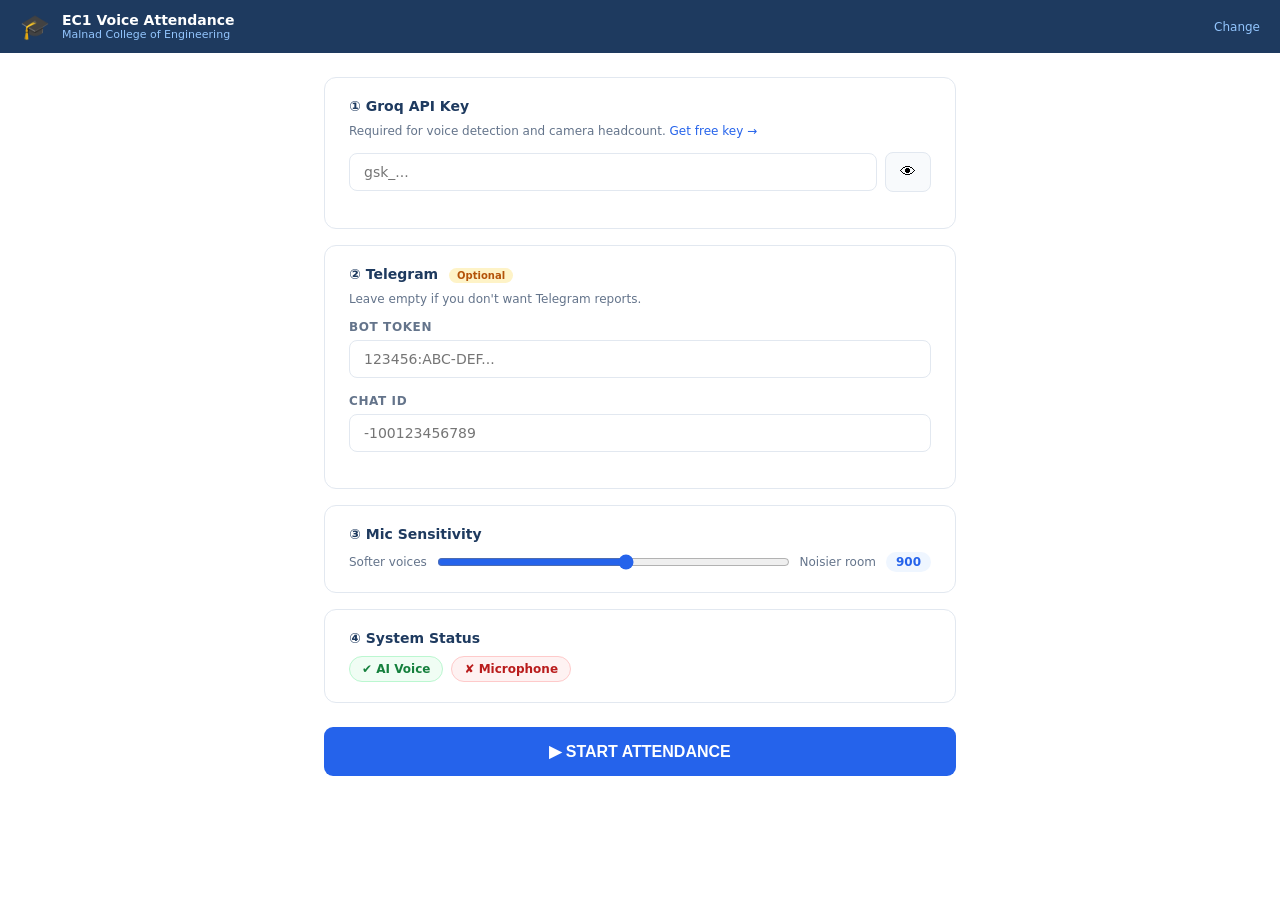
<file: attendance.html>
<!DOCTYPE html>
<html lang="en">
<head>
<meta charset="UTF-8"/>
<meta name="viewport" content="width=device-width, initial-scale=1.0"/>
<title>EC1 Attendance — Live</title>
<link rel="stylesheet" href="css/style.css"/>
</head>
<body>

<!-- HEADER -->
<header class="topbar">
  <div class="topbar-left">
    <span class="logo-icon">🎓</span>
    <div>
      <div class="topbar-title">EC1 Voice Attendance</div>
      <div class="topbar-sub" id="hdr-sub">Malnad College of Engineering</div>
    </div>
  </div>
  <div class="topbar-right">
    <span class="badge-live" id="live-badge">● SETUP</span>
  </div>
</header>

<!-- STATS BAR -->
<div class="stats-bar">
  <div class="stat-card green">
    <div class="stat-label">✅ Present</div>
    <div class="stat-val" id="cnt-present">0</div>
  </div>
  <div class="stat-card red">
    <div class="stat-label">❌ Absent</div>
    <div class="stat-val" id="cnt-absent">0</div>
  </div>
  <div class="stat-card blue">
    <div class="stat-label">⏳ Pending</div>
    <div class="stat-val" id="cnt-pending">65</div>
  </div>
  <div class="stat-card white flex1">
    <div class="stat-label">Currently Calling</div>
    <div class="stat-name" id="curr-name">—</div>
    <div class="stat-status" id="curr-status">Waiting…</div>
  </div>
  <div class="stat-card white override-card">
    <div class="stat-label">Manual Override</div>
    <div class="override-btns">
      <button class="btn-green" onclick="manualMark('present')">✔ Present</button>
      <button class="btn-red"   onclick="manualMark('absent')">✘ Absent</button>
    </div>
  </div>
</div>

<!-- TABLE -->
<div class="table-wrap">
  <table class="att-table" id="att-table">
    <thead>
      <tr>
        <th>#</th>
        <th>Student Name</th>
        <th>USN</th>
        <th>Status</th>
        <th>Time</th>
      </tr>
    </thead>
    <tbody id="att-body"></tbody>
  </table>
</div>

<!-- BOTTOM TOOLBAR -->
<div class="bottom-bar">
  <button class="btn-amber" id="btn-stop" onclick="stopAttendance()">⏹ STOP</button>
  <button class="btn-gray"  onclick="doExport()">💾 Export CSV</button>
  <span class="log-text" id="log-text">Ready</span>
</div>

<!-- SCRIPTS -->
<script src="js/students.js"></script>
<script src="js/voice.js"></script>
<script src="js/sounds.js"></script>
<script src="js/groq.js"></script>
<script>
// ── STATE ────────────────────────────────────────────────────────────────────
let running      = false;
let stopFlag     = false;
let records      = [];
let nPresent     = 0;
let nAbsent      = 0;
let currentIdx   = -1;
let manualResult = null; // set by manualMark()

// ── INIT ─────────────────────────────────────────────────────────────────────
const sess = JSON.parse(localStorage.getItem('session') || '{}');
document.getElementById('hdr-sub').textContent =
  `${sess.teacher || 'Teacher'} · ${sess.subject || 'Subject'} · ${new Date().toLocaleDateString('en-IN',{day:'2-digit',month:'long',year:'numeric'})}`;

// Build table rows
const tbody = document.getElementById('att-body');
STUDENTS.forEach(s => {
  const tr = document.createElement('tr');
  tr.id = `row-${s.sl}`;
  tr.innerHTML = `<td>${s.sl}</td><td>${s.name}</td><td>${s.usn}</td><td id="st-${s.sl}">—</td><td id="tm-${s.sl}">—</td>`;
  tbody.appendChild(tr);
});

// ── UTILS ────────────────────────────────────────────────────────────────────
function setLog(msg) { document.getElementById('log-text').textContent = msg; }
function setCurrName(n) { document.getElementById('curr-name').textContent = n; }
function setCurrStatus(s) { document.getElementById('curr-status').textContent = s; }
function updateCounts() {
  document.getElementById('cnt-present').textContent = nPresent;
  document.getElementById('cnt-absent').textContent  = nAbsent;
  document.getElementById('cnt-pending').textContent = 65 - nPresent - nAbsent;
  document.getElementById('live-badge').textContent  = `● ${nPresent}P / ${nAbsent}A`;
}

function highlightRow(sl, tag) {
  // Clear previous current
  document.querySelectorAll('tr.row-current').forEach(r => r.classList.remove('row-current'));
  const tr = document.getElementById(`row-${sl}`);
  if (!tr) return;
  tr.className = tag === 'current' ? 'row-current' :
                 tag === 'present' ? 'row-present' :
                 tag === 'absent'  ? 'row-absent'  : '';
  if (tag === 'current') tr.scrollIntoView({ behavior:'smooth', block:'center' });
}

function markRow(sl, status, time) {
  document.getElementById(`st-${sl}`).textContent = status;
  document.getElementById(`tm-${sl}`).textContent = time;
  highlightRow(sl, status.toLowerCase());
}

function sleep(ms) { return new Promise(r => setTimeout(r, ms)); }

// ── MANUAL OVERRIDE ───────────────────────────────────────────────────────────
function manualMark(verdict) { manualResult = verdict; }

// ── MAIN LOOP ────────────────────────────────────────────────────────────────
async function startAttendance() {
  running  = true;
  stopFlag = false;
  records  = [];
  nPresent = 0;
  nAbsent  = 0;
  updateCounts();

  await loadVoice();
  await speak("Alright everyone, let's take attendance real quick. Say present or just make any sound when I call your name!");

  for (let i = 0; i < STUDENTS.length; i++) {
    if (stopFlag) break;
    currentIdx   = i;
    manualResult = null;
    const s = STUDENTS[i];

    highlightRow(s.sl, 'current');
    setCurrName(`#${s.sl} ${s.name}`);
    setCurrStatus('🔊 Calling…');
    setLog(`Calling #${s.sl} — ${s.name}`);
    playTick();

    const spoken = pronounceable(s.name);

    // ── CALL & LISTEN (Parallel) ──
    setCurrStatus('🎙 Calling & Listening…');
    const rec1 = recordAndTranscribe(2.0); // Reduced to 2s for speed
    await speak(spoken);                  
    const txt1 = await rec1;             

    // Check manual override
    let result = manualResult || classifyResponse(txt1, spoken);

    // ── ONE QUICK RETRY ONLY IF SILENT ──
    if (!result && !stopFlag) {
      setCurrStatus('🔊 One more try…');
      const rec2 = recordAndTranscribe(1.5); // Very quick retry
      await speak(spoken);
      const txt2 = await rec2;
      result = manualResult || classifyResponse(txt2, spoken);
    }

    // ── DECIDE ──
    const isPresent = result === 'present';
    const status    = isPresent ? 'Present' : 'Absent';
    const time      = new Date().toLocaleTimeString('en-IN', {hour:'2-digit', minute:'2-digit', second:'2-digit'});

    if (isPresent) { nPresent++; playPresent(); }
    else           { nAbsent++;  playAbsent();  }

    records.push({ sl: s.sl, name: s.name, usn: s.usn, status, time });
    markRow(s.sl, status, time);
    updateCounts();
    setLog(`#${s.sl} ${s.name} → ${status}`);
  }

  // ── DONE ────────────────────────────────────────────────────────────────────
  if (!stopFlag) {
    running = false;
    setCurrName('Done ✅');
    setCurrStatus('Attendance complete');
    playDone();
    await speak(`Done! ${nPresent} present, ${nAbsent} absent. See you all next class!`);
    setLog(`Done — ${nPresent} present, ${nAbsent} absent`);
    await postActions();
  }
}

// ── POST ACTIONS ─────────────────────────────────────────────────────────────
async function postActions() {
  const sess = JSON.parse(localStorage.getItem('session') || '{}');

  // Camera headcount
  setLog('📷 Taking class photo for headcount…');
  const vision = await takePhotoAndCount();
  let visionLine = '';
  if (vision) {
    visionLine = `📷 Camera count: ${vision.count} (confidence: ${vision.confidence})`;
    if (vision.count > nPresent + 2) {
      const warn = `⚠️ Proxy Alert! Camera detected ${vision.count} people but only ${nPresent} marked present. Manual check recommended.`;
      setLog(warn);
      alert(warn);
    } else if (vision.confidence === 'low') {
      setLog('📷 Photo unclear — manual headcount recommended');
    }
  }

  // Build report
  const absentList = records.filter(r => r.status === 'Absent')
    .map(r => `• ${r.name} (${r.usn})`).join('\n');
  const date = new Date().toLocaleDateString('en-IN',{day:'2-digit',month:'long',year:'numeric'});
  const report = `📋 Attendance Report
Date: ${date}
Teacher: ${sess.teacher || '—'}
Subject: ${sess.subject || '—'}

✅ Present: ${nPresent}/65
❌ Absent: ${nAbsent}/65
${visionLine}

Absent students:
${absentList || 'None'}`;

  // Send Telegram
  await sendTelegram(report);
}

// ── STOP ─────────────────────────────────────────────────────────────────────
function stopAttendance() {
  stopFlag = true;
  running  = false;
  speak('Attendance stopped.');
  setLog('Stopped by teacher.');
  setCurrStatus('Stopped');
}

// ── EXPORT ───────────────────────────────────────────────────────────────────
function doExport() {
  if (!records.length) { alert('No records yet.'); return; }
  exportCSV(records);
}

// ── AUTO START ───────────────────────────────────────────────────────────────
window.onload = () => {
  const cfg = JSON.parse(localStorage.getItem('config') || '{}');
  if (!cfg.groqKey) {
    alert('No Groq API key found. Please go to Settings first.');
    window.location.href = 'settings.html';
    return;
  }
  startAttendance();
};
</script>
</body>
</html>
</file>
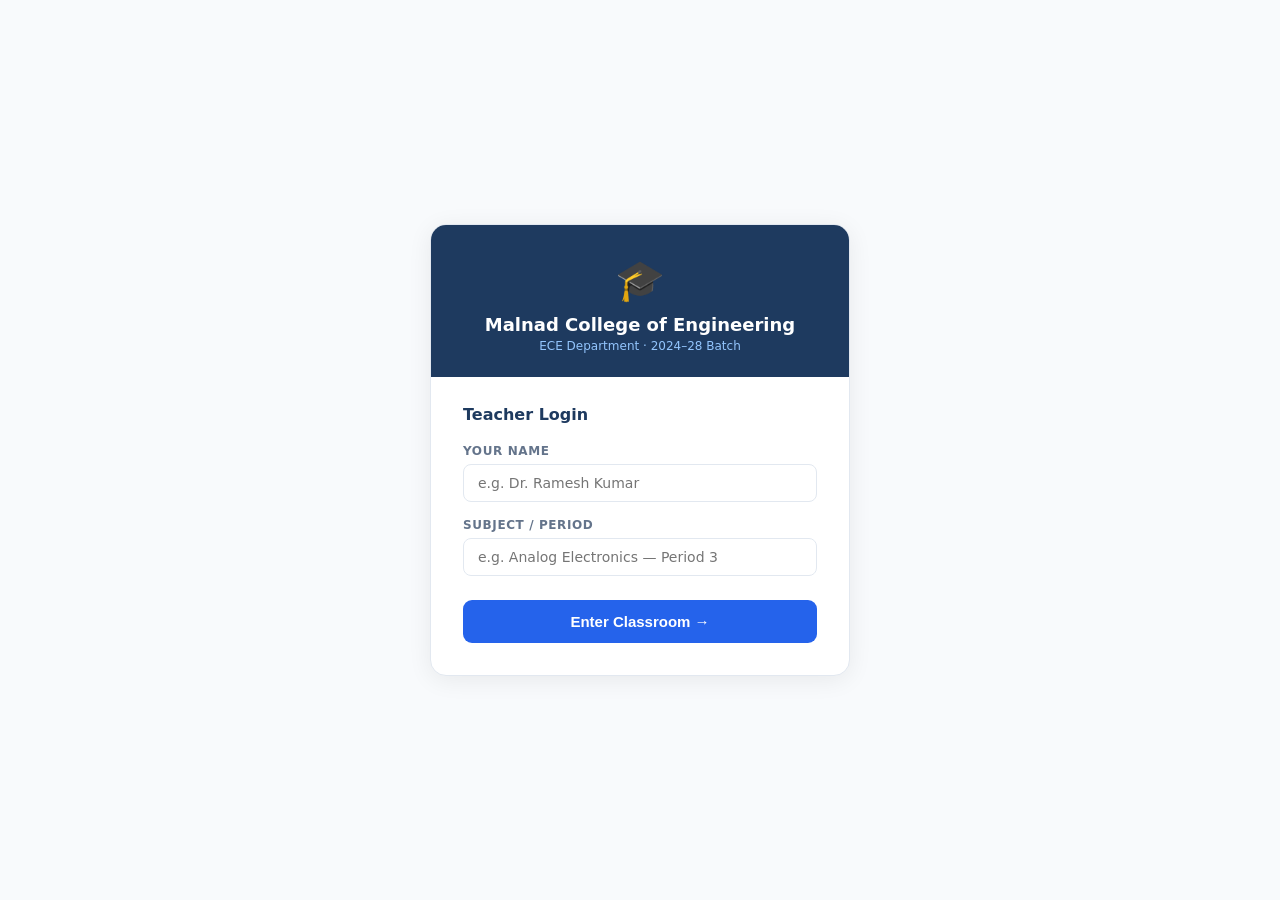
<file: login.html>
<!DOCTYPE html>
<html lang="en">
<head>
<meta charset="UTF-8"/>
<meta name="viewport" content="width=device-width, initial-scale=1.0"/>
<title>EC1 Attendance — Login</title>
<link rel="stylesheet" href="css/style.css"/>
</head>
<body class="login-page">
<div class="login-card">
  <div class="login-header">
    <div class="college-logo">🎓</div>
    <h1>Malnad College of Engineering</h1>
    <p class="subtitle">ECE Department · 2024–28 Batch</p>
  </div>
  <div class="login-body">
    <h2>Teacher Login</h2>
    <div class="field">
      <label>Your Name</label>
      <input type="text" id="teacher" placeholder="e.g. Dr. Ramesh Kumar" autocomplete="off"/>
    </div>
    <div class="field">
      <label>Subject / Period</label>
      <input type="text" id="subject" placeholder="e.g. Analog Electronics — Period 3" autocomplete="off"/>
    </div>
    <button class="btn-primary" onclick="doLogin()">Enter Classroom →</button>
    <p class="error" id="err" style="display:none">Please fill in both fields.</p>
  </div>
</div>
<script>
  // Pre-fill from last session
  const saved = JSON.parse(localStorage.getItem('session') || '{}');
  if (saved.teacher) document.getElementById('teacher').value = saved.teacher;
  if (saved.subject) document.getElementById('subject').value = saved.subject;

  function doLogin() {
    const teacher = document.getElementById('teacher').value.trim();
    const subject = document.getElementById('subject').value.trim();
    if (!teacher || !subject) {
      document.getElementById('err').style.display = 'block';
      return;
    }
    localStorage.setItem('session', JSON.stringify({ teacher, subject, date: new Date().toISOString() }));
    window.location.href = 'settings.html';
  }

  // Enter key support
  document.addEventListener('keydown', e => { if (e.key === 'Enter') doLogin(); });
</script>
</body>
</html>
</file>
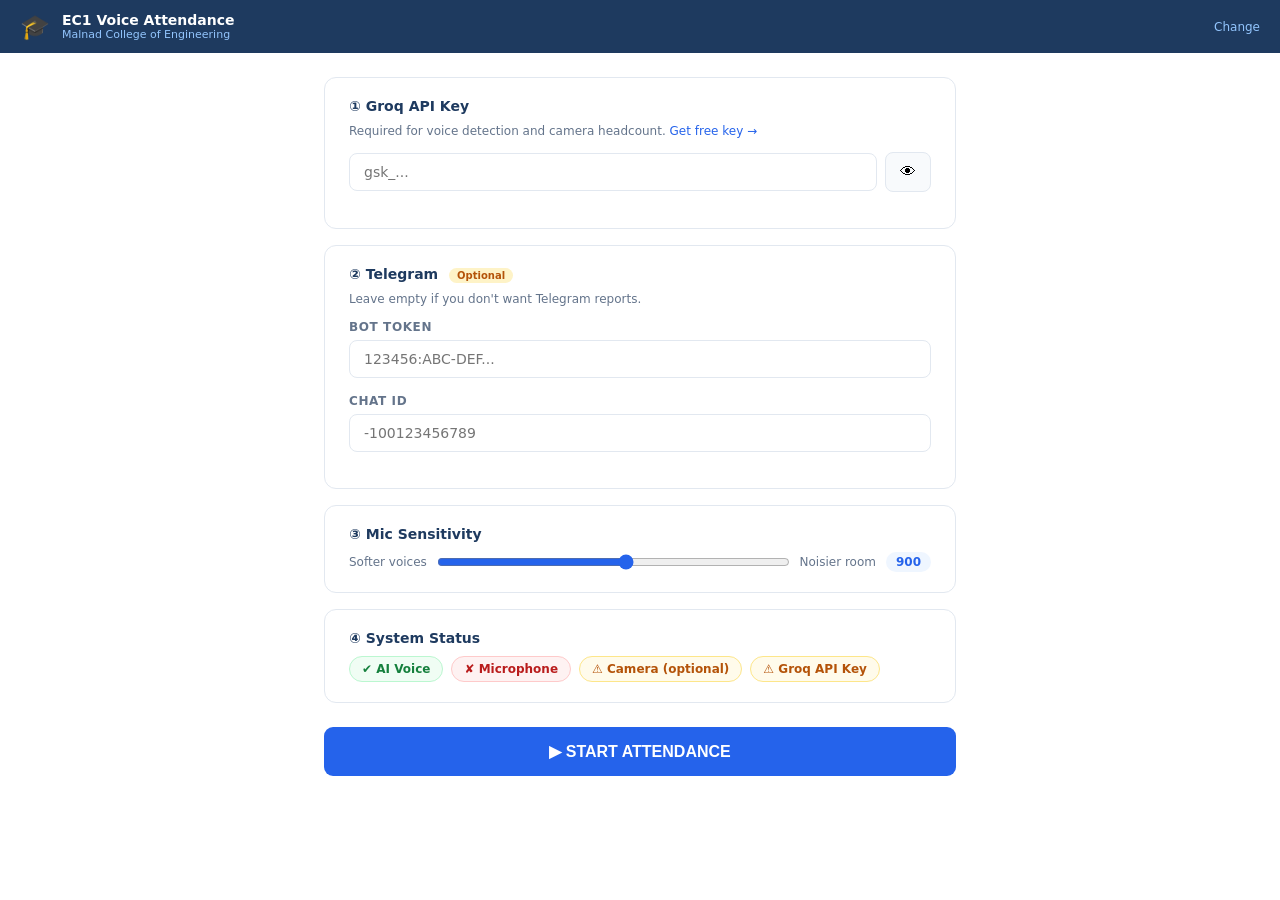
<file: settings.html>
<!DOCTYPE html>
<html lang="en">
<head>
<meta charset="UTF-8"/>
<meta name="viewport" content="width=device-width, initial-scale=1.0"/>
<title>EC1 Attendance — Settings</title>
<link rel="stylesheet" href="css/style.css"/>
</head>
<body>
<header class="topbar">
  <div class="topbar-left">
    <span class="logo-icon">🎓</span>
    <div>
      <div class="topbar-title">EC1 Voice Attendance</div>
      <div class="topbar-sub">Malnad College of Engineering</div>
    </div>
  </div>
  <div class="topbar-right">
    <span id="hdr-teacher"></span>
    <a href="login.html" class="link-small">Change</a>
  </div>
</header>

<div class="page-content">
  <div class="section-card">
    <div class="section-title">① Groq API Key</div>
    <p class="section-hint">Required for voice detection and camera headcount. <a href="https://console.groq.com/keys" target="_blank">Get free key →</a></p>
    <div class="field row-field">
      <input type="password" id="groq-key" placeholder="gsk_..." class="flex1"/>
      <button class="btn-icon" onclick="toggleKey()" title="Show/Hide">👁</button>
    </div>
  </div>

  <div class="section-card">
    <div class="section-title">② Telegram <span class="badge-optional">Optional</span></div>
    <p class="section-hint">Leave empty if you don't want Telegram reports.</p>
    <div class="field">
      <label>Bot Token</label>
      <input type="text" id="tg-token" placeholder="123456:ABC-DEF..."/>
    </div>
    <div class="field">
      <label>Chat ID</label>
      <input type="text" id="tg-chat" placeholder="-100123456789"/>
    </div>
  </div>

  <div class="section-card">
    <div class="section-title">③ Mic Sensitivity</div>
    <div class="slider-row">
      <span class="slider-label">Softer voices</span>
      <input type="range" id="mic-sens" min="200" max="1500" value="900" oninput="document.getElementById('sens-val').textContent=this.value"/>
      <span class="slider-label">Noisier room</span>
      <span class="sens-badge" id="sens-val">900</span>
    </div>
  </div>

  <div class="section-card">
    <div class="section-title">④ System Status</div>
    <div class="status-badges" id="status-badges">
      <span class="badge checking">⏳ Checking...</span>
    </div>
  </div>

  <button class="btn-primary btn-large" onclick="startAttendance()">▶ START ATTENDANCE</button>
</div>

<script>
  // Load saved settings
  const cfg = JSON.parse(localStorage.getItem('config') || '{}');
  const sess = JSON.parse(localStorage.getItem('session') || '{}');
  document.getElementById('hdr-teacher').textContent = sess.teacher || '';
  if (cfg.groqKey) document.getElementById('groq-key').value = cfg.groqKey;
  if (cfg.tgToken) document.getElementById('tg-token').value = cfg.tgToken;
  if (cfg.tgChat)  document.getElementById('tg-chat').value  = cfg.tgChat;
  if (cfg.micSens) {
    document.getElementById('mic-sens').value = cfg.micSens;
    document.getElementById('sens-val').textContent = cfg.micSens;
  }

  function toggleKey() {
    const inp = document.getElementById('groq-key');
    inp.type = inp.type === 'password' ? 'text' : 'password';
  }

  // System status check
  async function checkStatus() {
    const badges = document.getElementById('status-badges');
    badges.innerHTML = '';

    // Voice
    const hasVoice = 'speechSynthesis' in window;
    badges.innerHTML += `<span class="badge ${hasVoice?'ok':'fail'}">${hasVoice?'✔':'✘'} AI Voice</span>`;

    // Mic
    try {
      const s = await navigator.mediaDevices.getUserMedia({ audio: true });
      s.getTracks().forEach(t => t.stop());
      badges.innerHTML += `<span class="badge ok">✔ Microphone</span>`;
    } catch {
      badges.innerHTML += `<span class="badge fail">✘ Microphone</span>`;
    }

    // Camera
    try {
      const s = await navigator.mediaDevices.getUserMedia({ video: true });
      s.getTracks().forEach(t => t.stop());
      badges.innerHTML += `<span class="badge ok">✔ Camera</span>`;
    } catch {
      badges.innerHTML += `<span class="badge warn">⚠ Camera (optional)</span>`;
    }

    // Groq key
    const key = document.getElementById('groq-key').value.trim();
    badges.innerHTML += `<span class="badge ${key?'ok':'warn'}">${key?'✔':'⚠'} Groq API Key</span>`;
  }

  checkStatus();

  function saveConfig() {
    localStorage.setItem('config', JSON.stringify({
      groqKey: document.getElementById('groq-key').value.trim(),
      tgToken: document.getElementById('tg-token').value.trim(),
      tgChat:  document.getElementById('tg-chat').value.trim(),
      micSens: document.getElementById('mic-sens').value,
    }));
  }

  function startAttendance() {
    const key = document.getElementById('groq-key').value.trim();
    if (!key) {
      alert('Please enter your Groq API key first.\nGet it free at console.groq.com/keys');
      return;
    }
    saveConfig();
    window.location.href = 'attendance.html';
  }
</script>
</body>
</html>
</file>
<file: css/style.css>
/* ── RESET & BASE ─────────────────────────────────────────────────────────── */
*, *::before, *::after { box-sizing: border-box; margin: 0; padding: 0; }
body {
  font-family: 'Segoe UI', system-ui, sans-serif;
  background: #FFFFFF;
  color: #0F172A;
  min-height: 100vh;
  display: flex;
  flex-direction: column;
}
a { color: #2563EB; text-decoration: none; }
a:hover { text-decoration: underline; }

/* ── LOGIN PAGE ───────────────────────────────────────────────────────────── */
body.login-page {
  background: #F8FAFC;
  align-items: center;
  justify-content: center;
}
.login-card {
  background: #FFFFFF;
  border: 1px solid #E2E8F0;
  border-radius: 16px;
  width: 420px;
  max-width: 95vw;
  box-shadow: 0 4px 24px rgba(0,0,0,0.07);
  overflow: hidden;
}
.login-header {
  background: #1E3A5F;
  color: white;
  padding: 32px 32px 24px;
  text-align: center;
}
.college-logo { font-size: 40px; margin-bottom: 10px; }
.login-header h1 { font-size: 18px; font-weight: 700; margin-bottom: 4px; }
.login-header .subtitle { font-size: 12px; color: #93C5FD; }
.login-body { padding: 28px 32px 32px; }
.login-body h2 { font-size: 16px; font-weight: 600; margin-bottom: 20px; color: #1E3A5F; }
.error { color: #B91C1C; font-size: 13px; margin-top: 10px; }

/* ── FIELDS ───────────────────────────────────────────────────────────────── */
.field { margin-bottom: 16px; }
.field label {
  display: block;
  font-size: 12px;
  font-weight: 600;
  color: #64748B;
  margin-bottom: 6px;
  text-transform: uppercase;
  letter-spacing: 0.05em;
}
.field input, .field select {
  width: 100%;
  padding: 10px 14px;
  border: 1.5px solid #E2E8F0;
  border-radius: 8px;
  font-size: 14px;
  font-family: inherit;
  color: #0F172A;
  background: #fff;
  outline: none;
  transition: border-color 0.15s;
}
.field input:focus { border-color: #2563EB; }
.row-field { display: flex; gap: 8px; align-items: center; }
.row-field input { flex: 1; }
.flex1 { flex: 1; }

/* ── BUTTONS ──────────────────────────────────────────────────────────────── */
.btn-primary {
  width: 100%;
  padding: 13px;
  background: #2563EB;
  color: white;
  border: none;
  border-radius: 9px;
  font-size: 15px;
  font-weight: 700;
  cursor: pointer;
  margin-top: 8px;
  transition: background 0.15s;
}
.btn-primary:hover { background: #1D4ED8; }
.btn-large { padding: 15px; font-size: 16px; margin-top: 8px; }
.btn-icon {
  padding: 10px 14px;
  border: 1.5px solid #E2E8F0;
  border-radius: 8px;
  background: #F8FAFC;
  cursor: pointer;
  font-size: 16px;
}
.btn-icon:hover { background: #F1F5F9; }
.btn-green {
  padding: 8px 16px;
  background: #16A34A;
  color: white;
  border: none;
  border-radius: 7px;
  font-size: 13px;
  font-weight: 600;
  cursor: pointer;
}
.btn-green:hover { background: #15803D; }
.btn-red {
  padding: 8px 16px;
  background: #DC2626;
  color: white;
  border: none;
  border-radius: 7px;
  font-size: 13px;
  font-weight: 600;
  cursor: pointer;
}
.btn-red:hover { background: #B91C1C; }
.btn-amber {
  padding: 9px 18px;
  background: #D97706;
  color: white;
  border: none;
  border-radius: 7px;
  font-size: 13px;
  font-weight: 700;
  cursor: pointer;
}
.btn-amber:hover { background: #B45309; }
.btn-gray {
  padding: 9px 18px;
  background: #F1F5F9;
  color: #0F172A;
  border: 1px solid #E2E8F0;
  border-radius: 7px;
  font-size: 13px;
  font-weight: 600;
  cursor: pointer;
}
.btn-gray:hover { background: #E2E8F0; }
.link-small { font-size: 12px; color: #93C5FD; }

/* ── TOPBAR ───────────────────────────────────────────────────────────────── */
.topbar {
  background: #1E3A5F;
  padding: 12px 20px;
  display: flex;
  align-items: center;
  justify-content: space-between;
  flex-shrink: 0;
}
.topbar-left { display: flex; align-items: center; gap: 12px; }
.logo-icon { font-size: 24px; }
.topbar-title { font-size: 14px; font-weight: 700; color: white; }
.topbar-sub   { font-size: 11px; color: #93C5FD; }
.topbar-right { display: flex; align-items: center; gap: 10px; color: white; font-size: 13px; }
.badge-live {
  font-size: 11px;
  font-weight: 700;
  color: #86EFAC;
  background: rgba(255,255,255,0.1);
  padding: 4px 10px;
  border-radius: 20px;
}

/* ── SETTINGS PAGE ────────────────────────────────────────────────────────── */
.page-content {
  padding: 24px;
  max-width: 680px;
  width: 100%;
  margin: 0 auto;
  flex: 1;
}
.section-card {
  background: #FFFFFF;
  border: 1px solid #E2E8F0;
  border-radius: 12px;
  padding: 20px 24px;
  margin-bottom: 16px;
}
.section-title {
  font-size: 14px;
  font-weight: 700;
  color: #1E3A5F;
  margin-bottom: 10px;
}
.section-hint {
  font-size: 12px;
  color: #64748B;
  margin-bottom: 14px;
}
.badge-optional {
  background: #FEF3C7;
  color: #B45309;
  font-size: 10px;
  padding: 2px 8px;
  border-radius: 20px;
  font-weight: 600;
  margin-left: 6px;
}
.slider-row {
  display: flex;
  align-items: center;
  gap: 10px;
  flex-wrap: wrap;
}
.slider-label { font-size: 12px; color: #64748B; }
.slider-row input[type=range] { flex: 1; min-width: 160px; accent-color: #2563EB; }
.sens-badge {
  background: #EFF6FF;
  color: #2563EB;
  font-size: 12px;
  font-weight: 700;
  padding: 3px 10px;
  border-radius: 20px;
}
.status-badges { display: flex; flex-wrap: wrap; gap: 8px; }
.badge {
  font-size: 12px;
  padding: 5px 12px;
  border-radius: 20px;
  font-weight: 600;
  border: 1px solid transparent;
}
.badge.ok       { background: #F0FDF4; color: #15803D; border-color: #BBF7D0; }
.badge.fail     { background: #FEF2F2; color: #B91C1C; border-color: #FECACA; }
.badge.warn     { background: #FFFBEB; color: #B45309; border-color: #FDE68A; }
.badge.checking { background: #F8FAFC; color: #64748B; }

/* ── STATS BAR ────────────────────────────────────────────────────────────── */
.stats-bar {
  display: flex;
  border-bottom: 1px solid #E2E8F0;
  flex-shrink: 0;
  flex-wrap: wrap;
}
.stat-card {
  padding: 14px 20px;
  display: flex;
  flex-direction: column;
  gap: 3px;
  min-width: 90px;
}
.stat-card.green { background: #F0FDF4; }
.stat-card.red   { background: #FEF2F2; }
.stat-card.blue  { background: #EFF6FF; }
.stat-card.white { background: #FFFFFF; }
.stat-card.flex1 { flex: 1; }
.stat-label { font-size: 11px; color: #64748B; font-weight: 600; text-transform: uppercase; letter-spacing: 0.04em; }
.stat-val   { font-size: 28px; font-weight: 800; color: #0F172A; line-height: 1; }
.stat-name  { font-size: 16px; font-weight: 700; color: #0F172A; }
.stat-status{ font-size: 12px; color: #64748B; }
.stat-card.green .stat-val { color: #15803D; }
.stat-card.red   .stat-val { color: #B91C1C; }
.stat-card.blue  .stat-val { color: #2563EB; }
.override-card { justify-content: center; }
.override-btns { display: flex; gap: 8px; margin-top: 6px; }

/* ── TABLE ────────────────────────────────────────────────────────────────── */
.table-wrap {
  flex: 1;
  overflow-y: auto;
}
.att-table {
  width: 100%;
  border-collapse: collapse;
  font-size: 14px;
}
.att-table thead th {
  background: #F8FAFC;
  padding: 10px 14px;
  text-align: left;
  font-size: 12px;
  font-weight: 700;
  color: #64748B;
  text-transform: uppercase;
  letter-spacing: 0.04em;
  position: sticky;
  top: 0;
  border-bottom: 1px solid #E2E8F0;
}
.att-table td {
  padding: 10px 14px;
  border-bottom: 1px solid #F1F5F9;
  color: #0F172A;
}
.att-table thead th:first-child,
.att-table td:first-child { width: 48px; text-align: center; color: #94A3B8; }
.att-table td:nth-child(3) { font-size: 12px; color: #64748B; font-family: monospace; }
.att-table td:nth-child(4) { font-weight: 700; }
.att-table td:nth-child(5) { font-size: 12px; color: #94A3B8; }

/* Row states */
tr.row-present td { background: #F0FDF4; color: #15803D; }
tr.row-absent  td { background: #FEF2F2; color: #B91C1C; }
tr.row-current td { background: #EFF6FF; color: #1D4ED8; font-weight: 600; }
tr.row-present td:nth-child(3),
tr.row-absent  td:nth-child(3) { color: inherit; opacity: 0.7; }

/* ── BOTTOM BAR ───────────────────────────────────────────────────────────── */
.bottom-bar {
  display: flex;
  align-items: center;
  gap: 10px;
  padding: 10px 16px;
  background: #FFFFFF;
  border-top: 1px solid #E2E8F0;
  flex-shrink: 0;
}
.log-text { font-size: 13px; color: #64748B; margin-left: 8px; }

/* ── SCROLLBAR ────────────────────────────────────────────────────────────── */
::-webkit-scrollbar { width: 6px; }
::-webkit-scrollbar-thumb { background: #CBD5E1; border-radius: 3px; }

/* ── RESPONSIVE ───────────────────────────────────────────────────────────── */
@media (max-width: 600px) {
  .stats-bar { overflow-x: auto; flex-wrap: nowrap; }
  .stat-card { min-width: 80px; padding: 10px 12px; }
  .att-table { font-size: 12px; }
  .page-content { padding: 14px; }
}
</file>
